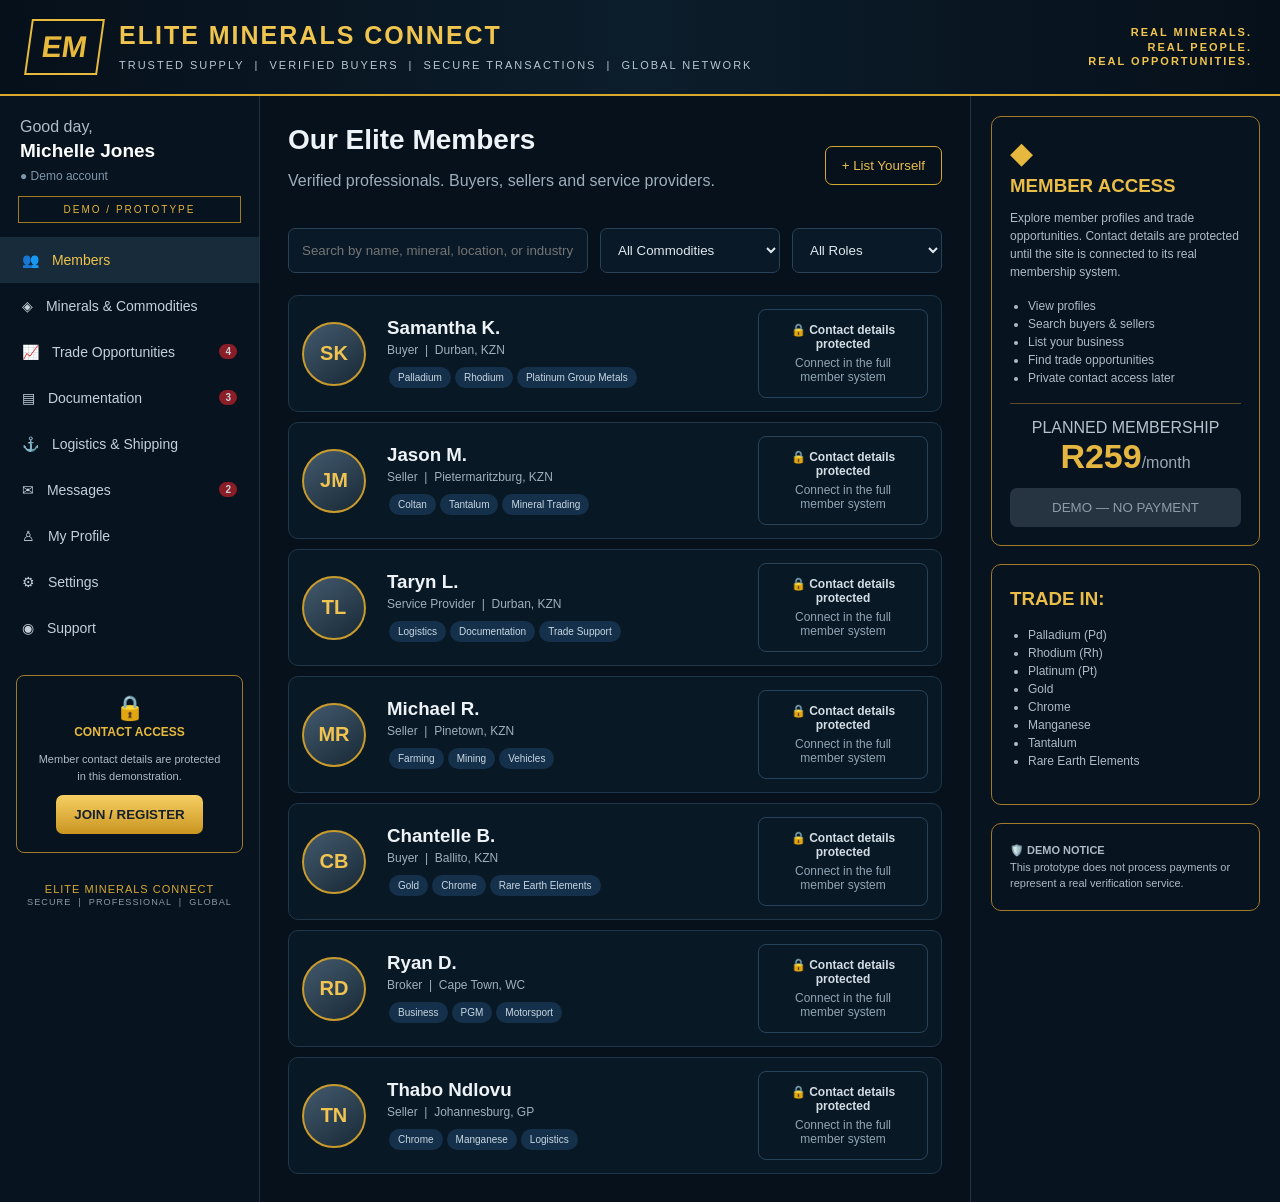
<file: index.html>
<!doctype html>
<html lang="en">
<head>
<meta charset="utf-8">
<meta name="viewport" content="width=device-width,initial-scale=1">
<title>Elite Minerals Connect — Demo</title>
<link rel="stylesheet" href="styles.css">
</head>
<body>
<header class="topbar">
  <div class="brand">
    <div class="logo">EM</div>
    <div><h1>ELITE MINERALS CONNECT</h1><span>TRUSTED SUPPLY &nbsp;|&nbsp; VERIFIED BUYERS &nbsp;|&nbsp; SECURE TRANSACTIONS &nbsp;|&nbsp; GLOBAL NETWORK</span></div>
  </div>
  <div class="tagline">REAL MINERALS.<br>REAL PEOPLE.<br>REAL OPPORTUNITIES.</div>
</header>

<div class="layout">
  <aside class="sidebar">
    <div class="welcome">Good day,<strong>Michelle Jones</strong><span class="status">● Demo account</span></div>
    <div class="demo-note">DEMO / PROTOTYPE</div>
    <nav>
      <button class="nav active" data-view="members">👥 <span>Members</span></button>
      <button class="nav" data-view="commodities">◈ <span>Minerals & Commodities</span></button>
      <button class="nav" data-view="opportunities">📈 <span>Trade Opportunities</span><b>4</b></button>
      <button class="nav" data-view="documentation">▤ <span>Documentation</span><b>3</b></button>
      <button class="nav" data-view="logistics">⚓ <span>Logistics & Shipping</span></button>
      <button class="nav" data-view="messages">✉ <span>Messages</span><b>2</b></button>
      <button class="nav" data-view="profile">♙ <span>My Profile</span></button>
      <button class="nav" data-view="settings">⚙ <span>Settings</span></button>
      <button class="nav" data-view="support">◉ <span>Support</span></button>
    </nav>
    <div class="account-box">
      <div class="lock">🔒</div>
      <strong>CONTACT ACCESS</strong>
      <p>Member contact details are protected in this demonstration.</p>
      <button class="gold" id="joinBtn">JOIN / REGISTER</button>
    </div>
    <div class="footer-mini">ELITE MINERALS CONNECT<br><small>SECURE &nbsp;|&nbsp; PROFESSIONAL &nbsp;|&nbsp; GLOBAL</small></div>
  </aside>

  <main class="main">
    <section id="members" class="view active-view">
      <div class="heading-row">
        <div><h2>Our Elite Members</h2><p>Verified professionals. Buyers, sellers and service providers.</p></div>
        <button class="outline" id="addBtn">+ List Yourself</button>
      </div>
      <div class="filters">
        <input id="search" placeholder="Search by name, mineral, location, or industry…">
        <select id="commodity"><option value="">All Commodities</option></select>
        <select id="role"><option value="">All Roles</option><option>Buyer</option><option>Seller</option><option>Broker</option><option>Service Provider</option></select>
      </div>
      <div id="cards" class="cards"></div>
    </section>

    <section id="commodities" class="view"><h2>Minerals & Commodities</h2><p>Browse the categories members can list as buying or selling interests.</p><div id="commodityGrid" class="commodity-grid"></div></section>
    <section id="opportunities" class="view"><h2>Trade Opportunities</h2><div class="placeholder-grid"><article>Buyer Request<br><strong>Palladium — Southern Africa</strong><small>Demo listing</small></article><article>Supplier Offer<br><strong>Chrome — KZN</strong><small>Demo listing</small></article><article>Broker Network<br><strong>PGM & Precious Metals</strong><small>Demo listing</small></article></div></section>
    <section id="documentation" class="view"><h2>Documentation</h2><p>Future area for listing supporting documents, verification status and transaction paperwork.</p></section>
    <section id="logistics" class="view"><h2>Logistics & Shipping</h2><p>Future area for freight, clearing, transport and secure delivery service providers.</p></section>
    <section id="messages" class="view"><h2>Messages</h2><p>Private member messaging will be connected to a real database in the next stage.</p></section>
    <section id="profile" class="view"><h2>My Profile</h2><p><strong>Michelle Jones</strong> — Demo member profile.</p><button class="gold" id="profileEdit">Edit Profile</button></section>
    <section id="settings" class="view"><h2>Settings</h2><p>Account and privacy settings for the prototype.</p></section>
    <section id="support" class="view"><h2>Support</h2><p>Questions about listings, verification or membership can be handled here in the full version.</p></section>
  </main>

  <aside class="rightbar">
    <div class="access">
      <div class="diamond">◆</div><h3>MEMBER ACCESS</h3>
      <p>Explore member profiles and trade opportunities. Contact details are protected until the site is connected to its real membership system.</p>
      <ul><li>View profiles</li><li>Search buyers & sellers</li><li>List your business</li><li>Find trade opportunities</li><li>Private contact access later</li></ul>
      <div class="fee">PLANNED MEMBERSHIP<br><strong>R259</strong><span>/month</span></div>
      <button class="disabled">DEMO — NO PAYMENT</button>
    </div>
    <div class="trade"><h3>TRADE IN:</h3><ul><li>Palladium (Pd)</li><li>Rhodium (Rh)</li><li>Platinum (Pt)</li><li>Gold</li><li>Chrome</li><li>Manganese</li><li>Tantalum</li><li>Rare Earth Elements</li></ul></div>
    <div class="notice">🛡️ <strong>DEMO NOTICE</strong><br>This prototype does not process payments or represent a real verification service.</div>
  </aside>
</div>

<div class="modal" id="modal">
  <div class="modal-card">
    <button class="close" id="close">×</button>
    <h2>List Yourself on Elite Minerals Connect</h2>
    <p>Create a demonstration member listing. In the live version, submissions would be stored in a secure database and reviewed by an administrator.</p>
    <form id="memberForm">
      <label>Name / Company<input name="name" required placeholder="Your name or company"></label>
      <label>Role<select name="role"><option>Buyer</option><option>Seller</option><option>Broker</option><option>Service Provider</option></select></label>
      <label>Location<input name="location" required placeholder="City, Province / Country"></label>
      <label>Minerals / Services<input name="interests" required placeholder="e.g. Chrome, Gold, Logistics"></label>
      <label>Short description<textarea name="description" placeholder="What are you looking for or offering?"></textarea></label>
      <button class="gold" type="submit">ADD DEMO LISTING</button>
    </form>
  </div>
</div>
<script src="app.js"></script>
</body>
</html>
</file>
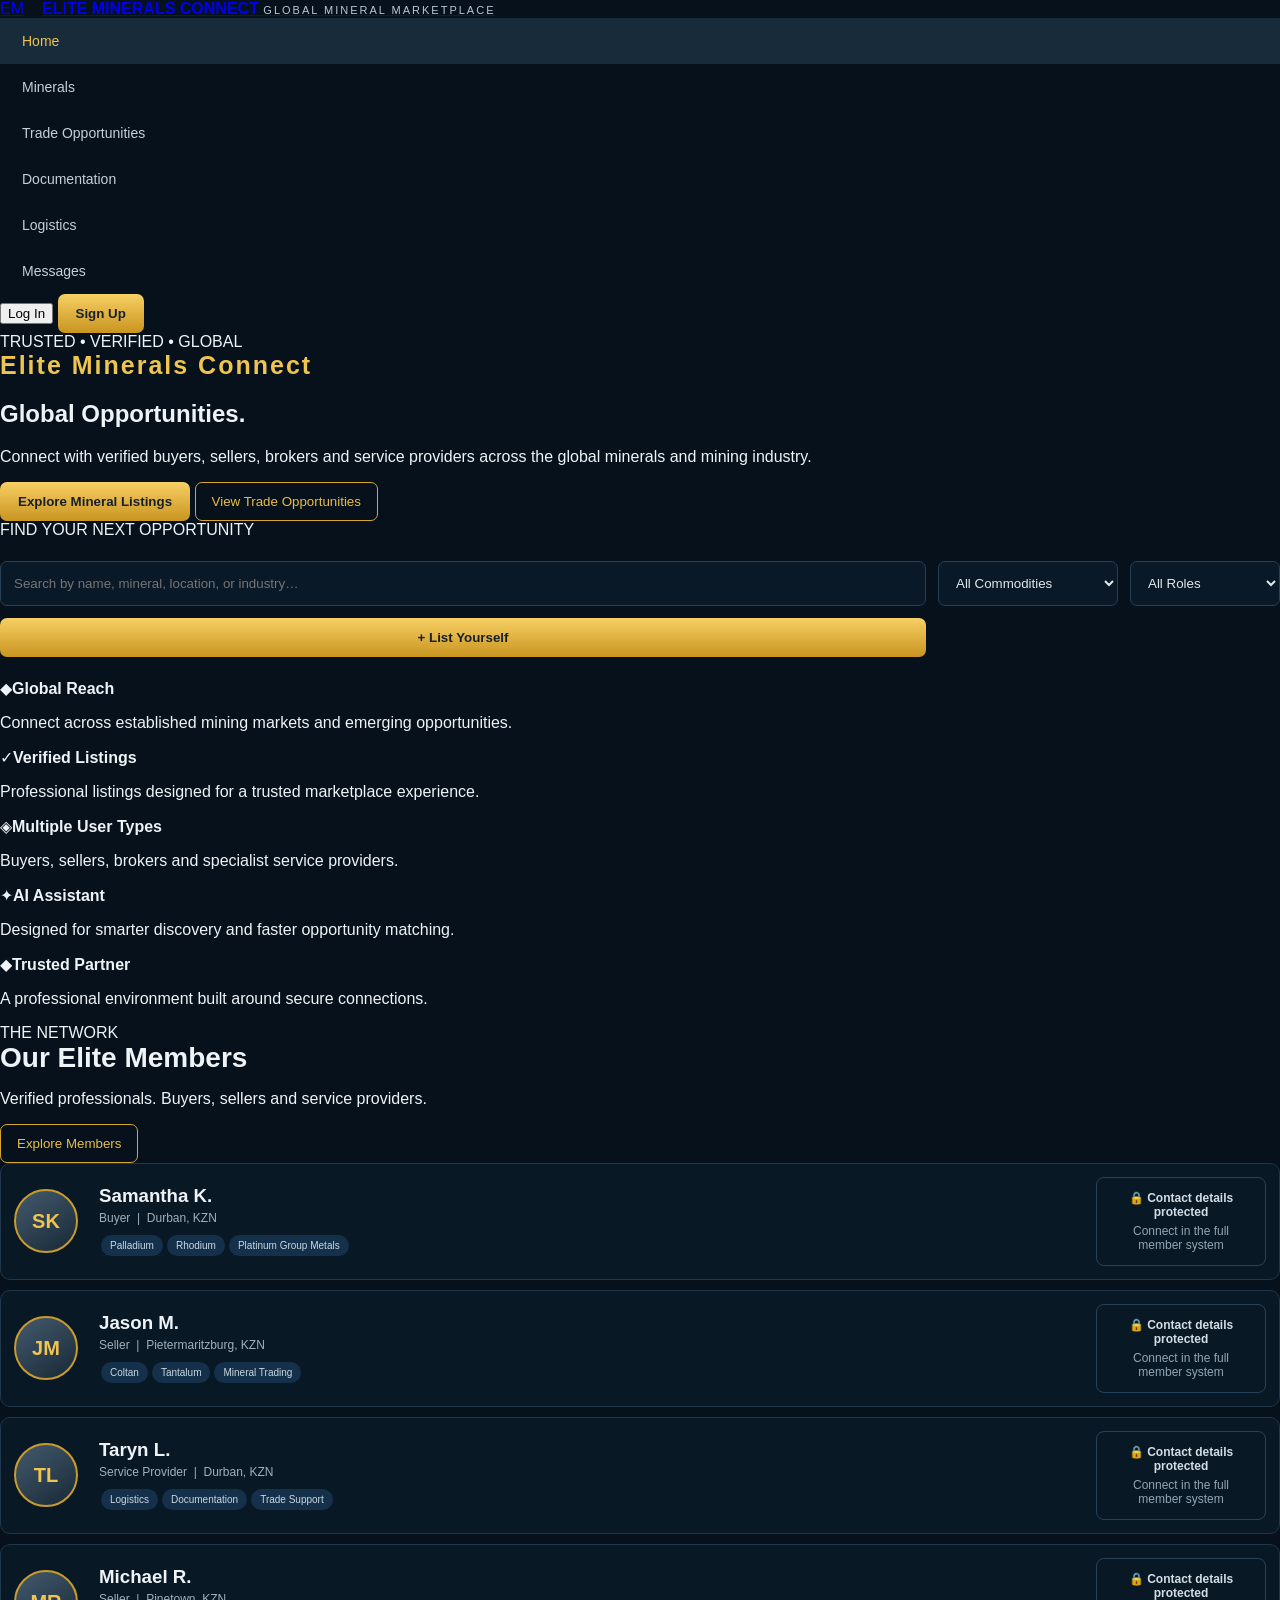
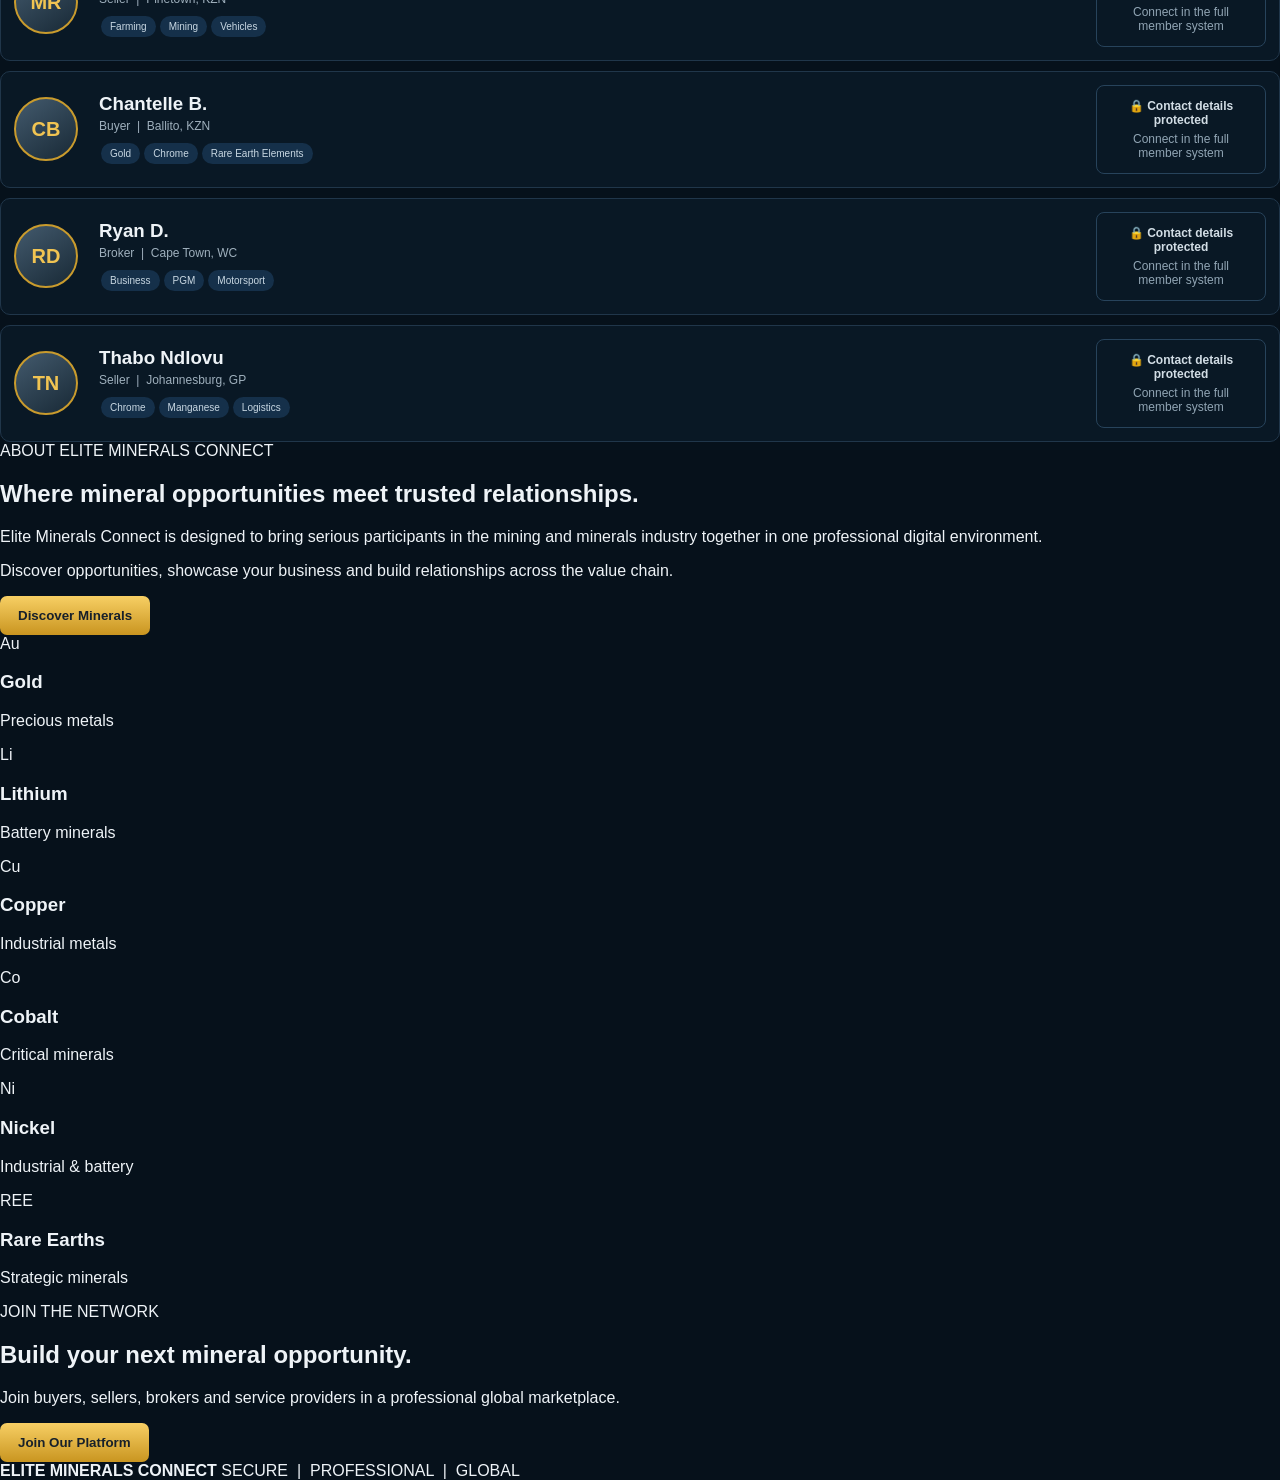
<file: index-1.html>
<!doctype html>
<html lang="en">
<head>
<meta charset="utf-8">
<meta name="viewport" content="width=device-width,initial-scale=1">
<title>Elite Minerals Connect — Global Mineral Marketplace</title>
<link rel="stylesheet" href="styles.css">
</head>
<body>
<header class="site-header">
  <div class="nav-wrap">
    <a class="brand" href="#home">
      <div class="brand-mark">EM</div>
      <div class="brand-copy">
        <strong>ELITE MINERALS CONNECT</strong>
        <span>GLOBAL MINERAL MARKETPLACE</span>
      </div>
    </a>
    <nav class="top-nav">
      <button class="nav active" data-view="members">Home</button>
      <button class="nav" data-view="commodities">Minerals</button>
      <button class="nav" data-view="opportunities">Trade Opportunities</button>
      <button class="nav" data-view="documentation">Documentation</button>
      <button class="nav" data-view="logistics">Logistics</button>
      <button class="nav" data-view="messages">Messages</button>
    </nav>
    <div class="header-actions">
      <button class="text-btn" id="profileEdit">Log In</button>
      <button class="gold" id="joinBtn">Sign Up</button>
    </div>
  </div>
</header>

<main>
  <section class="hero" id="home">
    <div class="hero-overlay"></div>
    <div class="hero-content">
      <div class="eyebrow">TRUSTED • VERIFIED • GLOBAL</div>
      <h1>Elite Minerals Connect</h1>
      <h2>Global Opportunities.</h2>
      <p>Connect with verified buyers, sellers, brokers and service providers across the global minerals and mining industry.</p>
      <div class="hero-actions">
        <button class="gold hero-btn" data-view="commodities">Explore Mineral Listings</button>
        <button class="outline hero-btn" data-view="opportunities">View Trade Opportunities</button>
      </div>
    </div>
  </section>

  <section class="search-panel">
    <div class="search-label">FIND YOUR NEXT OPPORTUNITY</div>
    <div class="filters">
      <input id="search" placeholder="Search by name, mineral, location, or industry…">
      <select id="commodity"><option value="">All Commodities</option></select>
      <select id="role"><option value="">All Roles</option><option>Buyer</option><option>Seller</option><option>Broker</option><option>Service Provider</option></select>
      <button class="gold" id="addBtn">+ List Yourself</button>
    </div>
  </section>

  <section class="trust-strip">
    <article><span>◆</span><strong>Global Reach</strong><p>Connect across established mining markets and emerging opportunities.</p></article>
    <article><span>✓</span><strong>Verified Listings</strong><p>Professional listings designed for a trusted marketplace experience.</p></article>
    <article><span>◈</span><strong>Multiple User Types</strong><p>Buyers, sellers, brokers and specialist service providers.</p></article>
    <article><span>✦</span><strong>AI Assistant</strong><p>Designed for smarter discovery and faster opportunity matching.</p></article>
    <article><span>◆</span><strong>Trusted Partner</strong><p>A professional environment built around secure connections.</p></article>
  </section>

  <section id="members" class="content-section view active-view">
    <div class="section-heading">
      <div><div class="eyebrow">THE NETWORK</div><h2>Our Elite Members</h2><p>Verified professionals. Buyers, sellers and service providers.</p></div>
      <button class="outline" id="membersCta">Explore Members</button>
    </div>
    <div id="cards" class="cards"></div>
  </section>

  <section class="about-section">
    <div class="about-image"></div>
    <div class="about-copy">
      <div class="eyebrow">ABOUT ELITE MINERALS CONNECT</div>
      <h2>Where mineral opportunities meet trusted relationships.</h2>
      <p>Elite Minerals Connect is designed to bring serious participants in the mining and minerals industry together in one professional digital environment.</p>
      <p>Discover opportunities, showcase your business and build relationships across the value chain.</p>
      <button class="gold" data-view="commodities">Discover Minerals</button>
    </div>
  </section>

  <section id="commodities" class="content-section view">
    <div class="section-heading"><div><div class="eyebrow">MARKET CATEGORIES</div><h2>Featured Minerals</h2><p>Explore the commodities represented across the network.</p></div></div>
    <div id="commodityGrid" class="commodity-grid"></div>
  </section>

  <section class="featured-minerals">
    <article><span>Au</span><h3>Gold</h3><p>Precious metals</p></article>
    <article><span>Li</span><h3>Lithium</h3><p>Battery minerals</p></article>
    <article><span>Cu</span><h3>Copper</h3><p>Industrial metals</p></article>
    <article><span>Co</span><h3>Cobalt</h3><p>Critical minerals</p></article>
    <article><span>Ni</span><h3>Nickel</h3><p>Industrial & battery</p></article>
    <article><span>REE</span><h3>Rare Earths</h3><p>Strategic minerals</p></article>
  </section>

  <section id="opportunities" class="content-section view">
    <div class="section-heading"><div><div class="eyebrow">LIVE-STYLE DEMO</div><h2>Trade Opportunities</h2></div></div>
    <div class="placeholder-grid">
      <article><small>BUYER REQUEST</small><strong>Palladium — Southern Africa</strong><span>Demo listing</span></article>
      <article><small>SUPPLIER OFFER</small><strong>Chrome — KZN</strong><span>Demo listing</span></article>
      <article><small>BROKER NETWORK</small><strong>PGM & Precious Metals</strong><span>Demo listing</span></article>
    </div>
  </section>

  <section id="documentation" class="content-section view"><h2>Documentation</h2><p>Future area for listing supporting documents, verification status and transaction paperwork.</p></section>
  <section id="logistics" class="content-section view"><h2>Logistics & Shipping</h2><p>Future area for freight, clearing, transport and secure delivery service providers.</p></section>
  <section id="messages" class="content-section view"><h2>Messages</h2><p>Private member messaging will be connected to a real database in the next stage.</p></section>
  <section id="profile" class="content-section view"><h2>My Profile</h2><p><strong>Michelle Jones</strong> — Demo member profile.</p></section>
  <section id="settings" class="content-section view"><h2>Settings</h2><p>Account and privacy settings for the prototype.</p></section>
  <section id="support" class="content-section view"><h2>Support</h2><p>Questions about listings, verification or membership can be handled here in the full version.</p></section>

  <section class="join-section">
    <div><div class="eyebrow">JOIN THE NETWORK</div><h2>Build your next mineral opportunity.</h2><p>Join buyers, sellers, brokers and service providers in a professional global marketplace.</p></div>
    <button class="gold" id="joinBottom">Join Our Platform</button>
  </section>
</main>

<footer>
  <strong>ELITE MINERALS CONNECT</strong>
  <span>SECURE &nbsp;|&nbsp; PROFESSIONAL &nbsp;|&nbsp; GLOBAL</span>
</footer>

<div class="modal" id="modal">
  <div class="modal-card">
    <button class="close" id="close">×</button>
    <div class="eyebrow">MEMBER LISTING</div>
    <h2>List Yourself on Elite Minerals Connect</h2>
    <p>Create a demonstration member listing. In the live version, submissions would be stored in a secure database and reviewed by an administrator.</p>
    <form id="memberForm">
      <label>Name / Company<input name="name" required placeholder="Your name or company"></label>
      <label>Role<select name="role"><option>Buyer</option><option>Seller</option><option>Broker</option><option>Service Provider</option></select></label>
      <label>Location<input name="location" required placeholder="City, Province / Country"></label>
      <label>Minerals / Services<input name="interests" required placeholder="e.g. Chrome, Gold, Logistics"></label>
      <label>Short description<textarea name="description" placeholder="What are you looking for or offering?"></textarea></label>
      <button class="gold" type="submit">ADD DEMO LISTING</button>
    </form>
  </div>
</div>
<script src="app.js"></script>
</body>
</html>
</file>
<file: styles.css>
*{box-sizing:border-box}body{margin:0;background:#06111b;color:#eef3f7;font-family:Arial,Helvetica,sans-serif}.topbar{height:96px;background:linear-gradient(90deg,#06101a,#0c1d2b,#06101a);border-bottom:2px solid #d9a92e;display:flex;align-items:center;justify-content:space-between;padding:12px 28px}.brand{display:flex;align-items:center;gap:18px}.logo{font-size:30px;font-weight:900;color:#e7b93d;border:2px solid #e7b93d;padding:9px 12px;transform:skew(-8deg)}h1{font-size:25px;letter-spacing:2px;color:#efc44f;margin:0 0 5px}.brand span,.tagline{font-size:11px;letter-spacing:2px;color:#b9c7d4}.tagline{text-align:right;color:#efc44f;font-weight:bold;line-height:1.35}.layout{display:grid;grid-template-columns:260px 1fr 310px;min-height:calc(100vh - 96px)}.sidebar,.rightbar{background:#07131f;border-right:1px solid #203244}.rightbar{border-right:0;border-left:1px solid #203244;padding:20px}.welcome{padding:22px 20px 12px;color:#aebdca}.welcome strong{display:block;font-size:19px;color:white;margin:4px 0}.status{color:#7f96a8;font-size:12px}.demo-note{margin:0 18px 14px;padding:7px;text-align:center;border:1px solid #a17a24;color:#e5b33a;font-size:10px;letter-spacing:2px}.nav{width:100%;background:none;border:0;color:#c5d0d9;text-align:left;padding:15px 22px;font-size:14px;cursor:pointer}.nav:hover,.nav.active{background:#172b3a;color:#f0c34a}.nav span{margin-left:9px}.nav b{float:right;background:#8b1d26;border-radius:10px;padding:2px 6px;font-size:10px}.account-box{margin:24px 16px;border:1px solid #9d7929;border-radius:8px;padding:18px;text-align:center}.lock{font-size:24px}.account-box strong{color:#e6b83d;font-size:12px}.account-box p{font-size:11px;color:#aebbc6;line-height:1.5}.gold{background:linear-gradient(#f7cf64,#c99520);border:0;border-radius:7px;padding:12px 18px;font-weight:bold;color:#17202a;cursor:pointer}.footer-mini{text-align:center;color:#d8a82f;font-size:11px;letter-spacing:1px;margin-top:30px}.footer-mini small{color:#8999a7}.main{padding:28px;overflow:hidden}.view{display:none}.active-view{display:block}.heading-row{display:flex;justify-content:space-between;align-items:center}.heading-row h2,.view h2{font-size:28px;margin:0 0 4px}.heading-row p,.view>p{color:#9eafbc}.outline{border:1px solid #d6a62f;background:transparent;color:#e9bd4b;padding:11px 16px;border-radius:7px;cursor:pointer}.filters{display:grid;grid-template-columns:1fr 180px 150px;gap:12px;margin:22px 0}.filters input,.filters select{background:#091927;border:1px solid #294157;color:#dfe8ee;border-radius:7px;padding:13px}.cards{display:grid;gap:10px}.card{display:grid;grid-template-columns:70px 1fr 170px;gap:15px;align-items:center;background:#091825;border:1px solid #20364a;border-radius:10px;padding:13px}.avatar{width:64px;height:64px;border-radius:50%;display:grid;place-items:center;background:linear-gradient(145deg,#435a6d,#182936);border:2px solid #c99b2d;color:#f1c452;font-size:20px;font-weight:bold}.card h3{margin:0 0 4px}.meta{font-size:12px;color:#9fb0bd}.chips{margin-top:8px}.chip{display:inline-block;background:#15304a;border-radius:15px;padding:5px 9px;margin:2px;font-size:10px;color:#c8d7e2}.contact{border:1px solid #27435b;padding:13px;border-radius:8px;text-align:center;color:#91a5b4;font-size:12px}.contact strong{display:block;color:#d2dde5;margin-bottom:5px}.rightbar .access,.trade,.notice{border:1px solid #a27b28;border-radius:10px;padding:18px;margin-bottom:18px}.diamond{font-size:30px;color:#e7b83e}.rightbar h3{color:#e9bd47;margin:5px 0 12px}.rightbar p,.rightbar li{font-size:12px;color:#aebcc7;line-height:1.5}.rightbar ul{padding-left:18px}.fee{border-top:1px solid #5c4925;margin-top:15px;padding-top:15px;text-align:center;color:#b7c2cb}.fee strong{font-size:34px;color:#e5b640}.fee span{color:#9ca9b3}.disabled{width:100%;margin-top:12px;padding:12px;background:#263441;color:#8e9ca7;border:0;border-radius:7px}.notice{font-size:11px;color:#aebbc4;line-height:1.5}.commodity-grid,.placeholder-grid{display:grid;grid-template-columns:repeat(auto-fit,minmax(190px,1fr));gap:14px;margin-top:25px}.commodity-grid div,.placeholder-grid article{background:#0b1c2a;border:1px solid #294158;border-radius:9px;padding:22px;color:#dbe4ea}.placeholder-grid small{display:block;color:#8294a3;margin-top:8px}.modal{display:none;position:fixed;inset:0;background:#000b;align-items:center;justify-content:center;padding:20px}.modal.show{display:flex}.modal-card{width:min(520px,100%);background:#081725;border:1px solid #d4a42f;border-radius:12px;padding:26px;position:relative;box-shadow:0 20px 80px #000}.modal-card h2{color:#efc34d}.modal-card p{color:#9eafbc;font-size:13px;line-height:1.5}.close{position:absolute;right:15px;top:10px;background:none;border:0;color:#d5a72f;font-size:30px;cursor:pointer}.modal label{display:block;color:#bdcbd5;font-size:12px;margin:12px 0}.modal input,.modal select,.modal textarea{display:block;width:100%;margin-top:6px;background:#06121d;border:1px solid #294157;color:#fff;border-radius:6px;padding:11px}.modal textarea{min-height:80px;resize:vertical}@media(max-width:1050px){.layout{grid-template-columns:210px 1fr}.rightbar{display:none}.filters{grid-template-columns:1fr 1fr}.card{grid-template-columns:60px 1fr}.contact{grid-column:2}.topbar{height:auto}.tagline{display:none}}@media(max-width:700px){.layout{display:block}.sidebar{display:none}.main{padding:18px}.filters{grid-template-columns:1fr}.card{grid-template-columns:55px 1fr}.avatar{width:52px;height:52px}.contact{grid-column:1/-1}.brand h1{font-size:17px}.brand span{display:none}}
</file>
